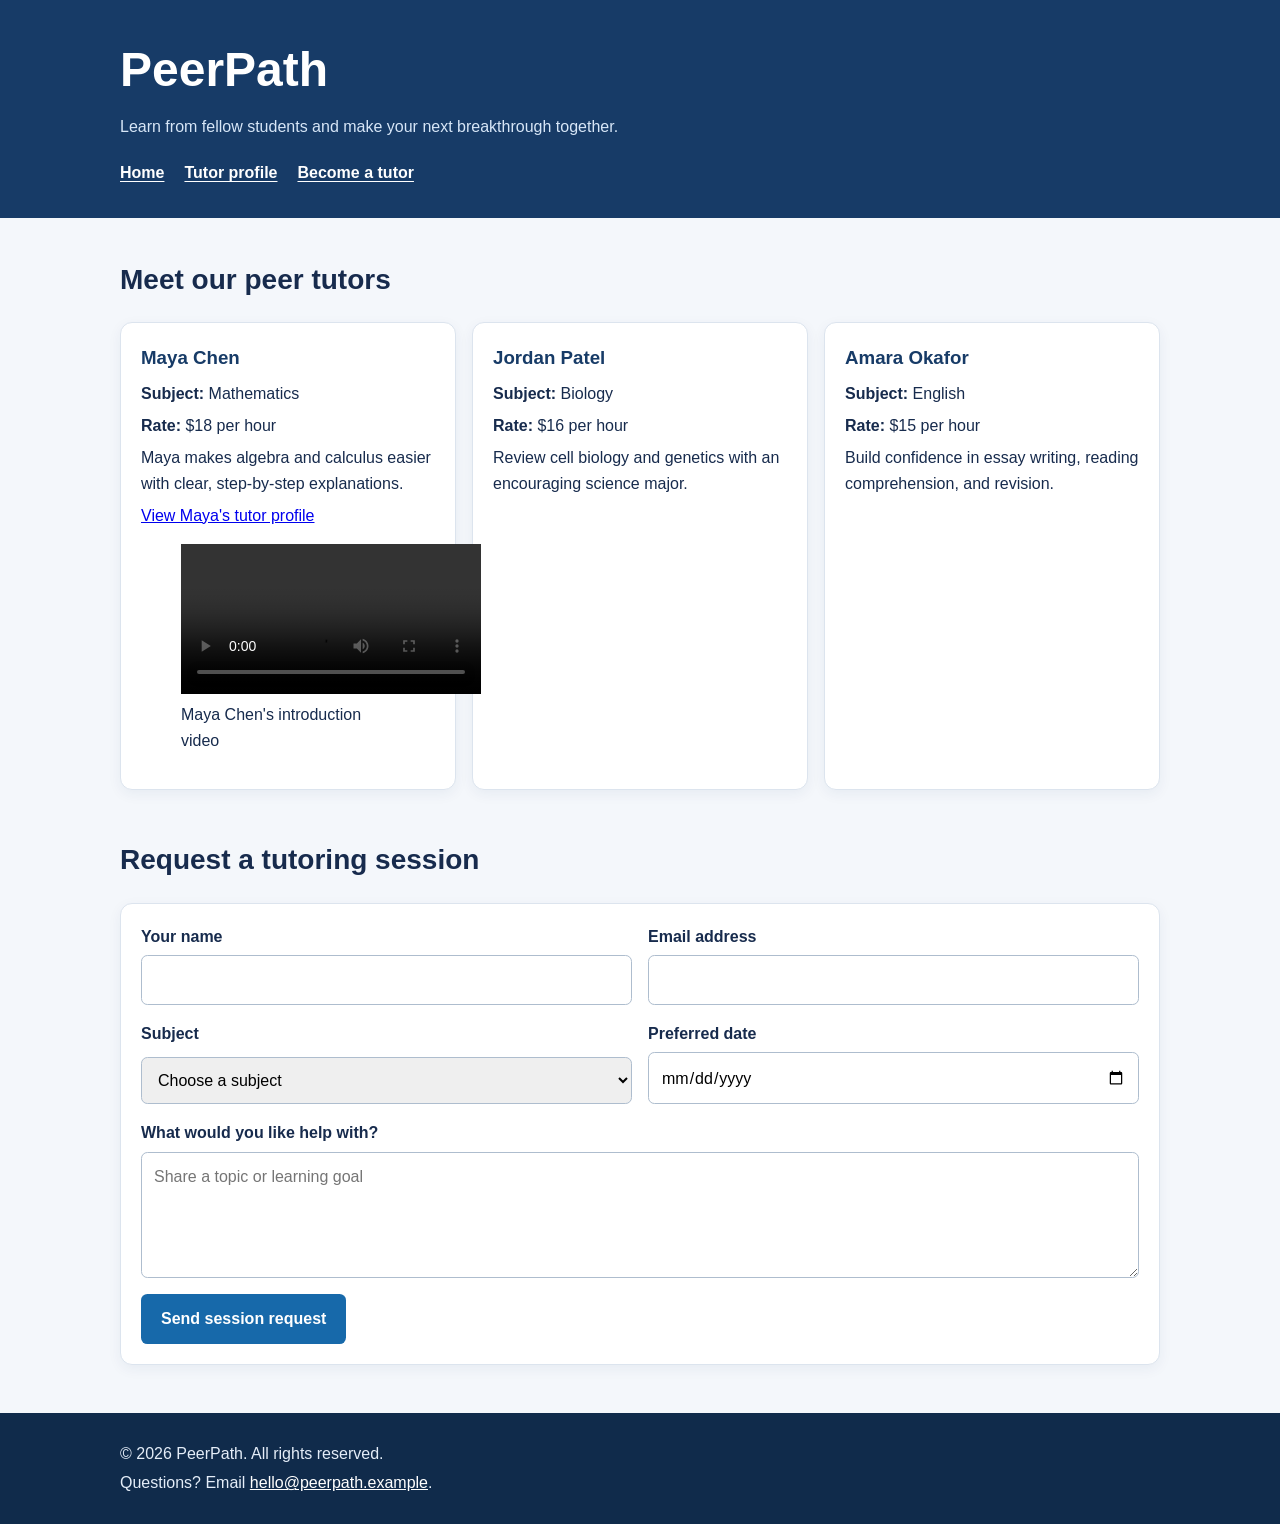
<file: peer-tutoring-marketplace/index.html>
<!DOCTYPE html>
<html lang="en">
<head>
  <meta charset="UTF-8">
  <meta name="viewport" content="width=device-width, initial-scale=1.0">
  <meta name="description" content="Find a peer tutor and request a one-on-one learning session.">
  <title>PeerPath | Peer Tutoring Marketplace</title>
  <link rel="stylesheet" href="../style.css">
</head>
<body>
  <header>
    <h1>PeerPath</h1>
    <p>Learn from fellow students and make your next breakthrough together.</p>
    <nav aria-label="Main navigation">
      <ul>
        <li><a href="index.html" aria-current="page">Home</a></li>
        <li><a href="tutor.html">Tutor profile</a></li>
        <li><a href="become-a-tutor.html">Become a tutor</a></li>
      </ul>
    </nav>
  </header>

  <main>
    <section id="tutors" aria-labelledby="tutors-heading">
      <h2 id="tutors-heading">Meet our peer tutors</h2>
      <div class="tutor-list">
        <article>
          <h3>Maya Chen</h3>
          <p><strong>Subject:</strong> Mathematics</p>
          <p><strong>Rate:</strong> $18 per hour</p>
          <p>Maya makes algebra and calculus easier with clear, step-by-step explanations.</p>
          <p><a href="tutor.html">View Maya's tutor profile</a></p>
          <figure>
            <video controls preload="metadata" aria-label="Maya Chen's tutor introduction video">
              <source
                src="https://interactive-examples.mdn.mozilla.net/media/cc0-videos/flower.mp4"
                type="video/mp4"
              >
              Your browser does not support HTML5 video.
            </video>
            <figcaption>Maya Chen's introduction video</figcaption>
          </figure>
        </article>
        <article>
          <h3>Jordan Patel</h3>
          <p><strong>Subject:</strong> Biology</p>
          <p><strong>Rate:</strong> $16 per hour</p>
          <p>Review cell biology and genetics with an encouraging science major.</p>
        </article>
        <article>
          <h3>Amara Okafor</h3>
          <p><strong>Subject:</strong> English</p>
          <p><strong>Rate:</strong> $15 per hour</p>
          <p>Build confidence in essay writing, reading comprehension, and revision.</p>
        </article>
      </div>
    </section>

    <section id="booking" aria-labelledby="booking-heading">
      <h2 id="booking-heading">Request a tutoring session</h2>
      <form action="#" method="get">
        <div class="form-field">
          <label for="student-name">Your name</label>
          <input id="student-name" name="student-name" type="text" autocomplete="name" required>
        </div>
        <div class="form-field">
          <label for="student-email">Email address</label>
          <input id="student-email" name="student-email" type="email" autocomplete="email" required>
        </div>
        <div class="form-field">
          <label for="subject">Subject</label>
          <select id="subject" name="subject" required>
            <option value="">Choose a subject</option>
            <option value="mathematics">Mathematics</option>
            <option value="biology">Biology</option>
            <option value="english">English</option>
            <option value="other">Other</option>
          </select>
        </div>
        <div class="form-field">
          <label for="session-date">Preferred date</label>
          <input id="session-date" name="session-date" type="date" required>
        </div>
        <div class="form-field full-width">
          <label for="message">What would you like help with?</label>
          <textarea id="message" name="message" rows="4" placeholder="Share a topic or learning goal"></textarea>
        </div>
        <button type="submit">Send session request</button>
      </form>
    </section>
  </main>

  <footer>
    <p>&copy; 2026 PeerPath. All rights reserved.</p>
    <p>Questions? Email <a href="mailto:hello@peerpath.example">hello@peerpath.example</a>.</p>
  </footer>
</body>
</html>
</file>
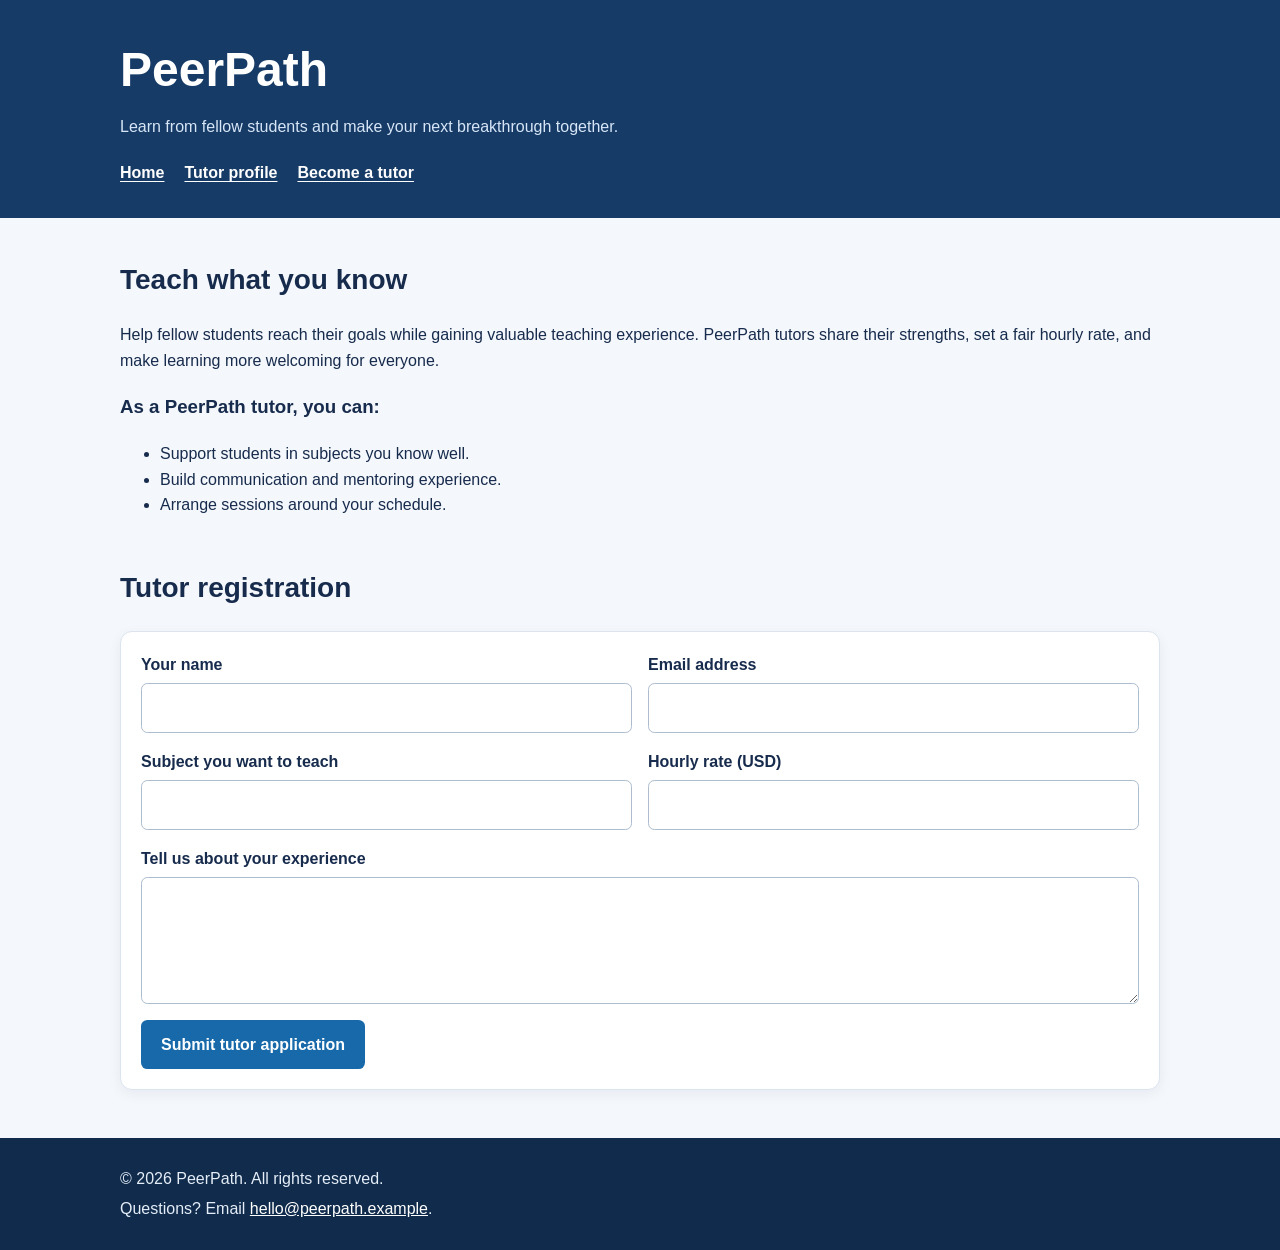
<file: peer-tutoring-marketplace/become-a-tutor.html>
<!DOCTYPE html>
<html lang="en">
<head>
  <meta charset="UTF-8">
  <meta name="viewport" content="width=device-width, initial-scale=1.0">
  <meta name="description" content="Share what you know and apply to become a PeerPath tutor.">
  <title>Become a Tutor | PeerPath</title>
  <link rel="stylesheet" href="../style.css">
</head>
<body>
  <header>
    <h1>PeerPath</h1>
    <p>Learn from fellow students and make your next breakthrough together.</p>
    <nav aria-label="Main navigation">
      <ul>
        <li><a href="index.html">Home</a></li>
        <li><a href="tutor.html">Tutor profile</a></li>
        <li><a href="become-a-tutor.html" aria-current="page">Become a tutor</a></li>
      </ul>
    </nav>
  </header>

  <main>
    <section aria-labelledby="welcome-heading">
      <h2 id="welcome-heading">Teach what you know</h2>
      <p>Help fellow students reach their goals while gaining valuable teaching experience. PeerPath tutors share their strengths, set a fair hourly rate, and make learning more welcoming for everyone.</p>
      <h3>As a PeerPath tutor, you can:</h3>
      <ul>
        <li>Support students in subjects you know well.</li>
        <li>Build communication and mentoring experience.</li>
        <li>Arrange sessions around your schedule.</li>
      </ul>
    </section>

    <section aria-labelledby="registration-heading">
      <h2 id="registration-heading">Tutor registration</h2>
      <form action="#" method="get">
        <div class="form-field">
          <label for="tutor-name">Your name</label>
          <input id="tutor-name" name="tutor-name" type="text" autocomplete="name" required>
        </div>
        <div class="form-field">
          <label for="tutor-email">Email address</label>
          <input id="tutor-email" name="tutor-email" type="email" autocomplete="email" required>
        </div>
        <div class="form-field">
          <label for="tutor-subject">Subject you want to teach</label>
          <input id="tutor-subject" name="tutor-subject" type="text" required>
        </div>
        <div class="form-field">
          <label for="tutor-rate">Hourly rate (USD)</label>
          <input id="tutor-rate" name="tutor-rate" type="number" min="1" step="1" required>
        </div>
        <div class="form-field full-width">
          <label for="tutor-bio">Tell us about your experience</label>
          <textarea id="tutor-bio" name="tutor-bio" rows="4" required></textarea>
        </div>
        <button type="submit">Submit tutor application</button>
      </form>
    </section>
  </main>

  <footer>
    <p>&copy; 2026 PeerPath. All rights reserved.</p>
    <p>Questions? Email <a href="mailto:hello@peerpath.example">hello@peerpath.example</a>.</p>
  </footer>
</body>
</html>
</file>
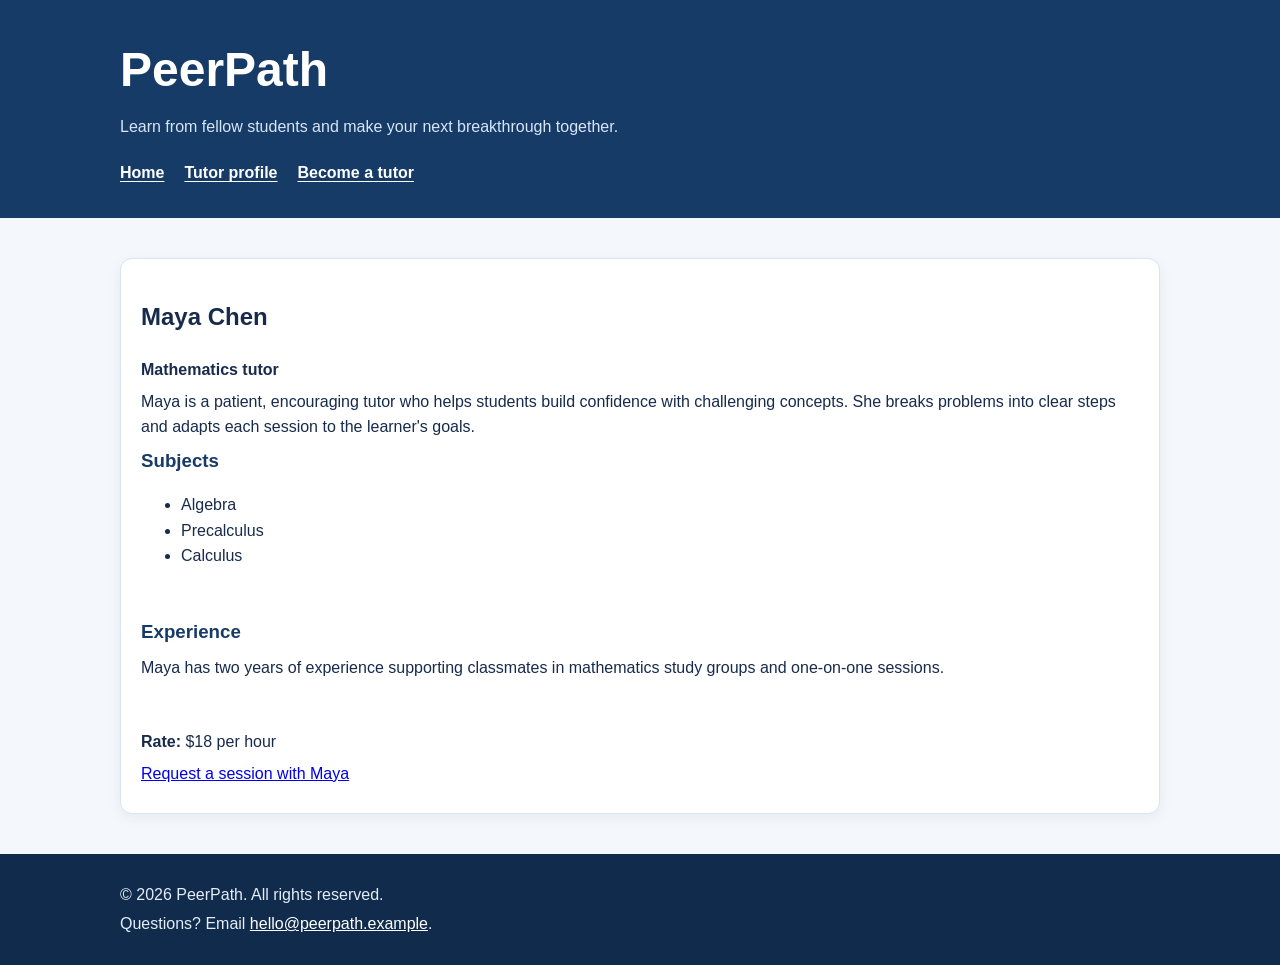
<file: peer-tutoring-marketplace/tutor.html>
<!DOCTYPE html>
<html lang="en">
<head>
  <meta charset="UTF-8">
  <meta name="viewport" content="width=device-width, initial-scale=1.0">
  <meta name="description" content="Meet Maya Chen, a PeerPath mathematics tutor.">
  <title>Maya Chen | PeerPath Tutor Profile</title>
  <link rel="stylesheet" href="../style.css">
</head>
<body>
  <header>
    <h1>PeerPath</h1>
    <p>Learn from fellow students and make your next breakthrough together.</p>
    <nav aria-label="Main navigation">
      <ul>
        <li><a href="index.html">Home</a></li>
        <li><a href="tutor.html" aria-current="page">Tutor profile</a></li>
        <li><a href="become-a-tutor.html">Become a tutor</a></li>
      </ul>
    </nav>
  </header>

  <main>
    <article aria-labelledby="profile-heading">
      <h2 id="profile-heading">Maya Chen</h2>
      <p><strong>Mathematics tutor</strong></p>
      <p>Maya is a patient, encouraging tutor who helps students build confidence with challenging concepts. She breaks problems into clear steps and adapts each session to the learner's goals.</p>

      <section aria-labelledby="subjects-heading">
        <h3 id="subjects-heading">Subjects</h3>
        <ul>
          <li>Algebra</li>
          <li>Precalculus</li>
          <li>Calculus</li>
        </ul>
      </section>

      <section aria-labelledby="experience-heading">
        <h3 id="experience-heading">Experience</h3>
        <p>Maya has two years of experience supporting classmates in mathematics study groups and one-on-one sessions.</p>
      </section>

      <p><strong>Rate:</strong> $18 per hour</p>
      <p><a href="index.html#booking">Request a session with Maya</a></p>
    </article>
  </main>

  <footer>
    <p>&copy; 2026 PeerPath. All rights reserved.</p>
    <p>Questions? Email <a href="mailto:hello@peerpath.example">hello@peerpath.example</a>.</p>
  </footer>
</body>
</html>
</file>
<file: style.css>
:root {
  color-scheme: light;
  font-family: "Segoe UI", Arial, sans-serif;
  color: #172b4d;
  background: #f4f7fb;
}

* {
  box-sizing: border-box;
}

body {
  margin: 0;
  line-height: 1.6;
}

header {
  padding: 2rem max(1.25rem, calc((100% - 1040px) / 2));
  color: #fff;
  background: #173b67;
}

header h1 {
  margin: 0;
  font-size: clamp(2rem, 5vw, 3rem);
}

header p {
  margin: 0.35rem 0 1.25rem;
  color: #d7e6f7;
}

nav ul {
  display: flex;
  flex-wrap: wrap;
  gap: 1.25rem;
  margin: 0;
  padding: 0;
  list-style: none;
}

nav a {
  color: #fff;
  font-weight: 600;
  text-decoration-thickness: 1px;
  text-underline-offset: 0.2em;
}

main {
  width: min(1040px, calc(100% - 2.5rem));
  margin: 2.5rem auto;
}

section {
  margin-block: 0 3rem;
}

section > h2 {
  margin-bottom: 1.25rem;
  font-size: 1.75rem;
}

.tutor-list {
  display: grid;
  grid-template-columns: repeat(auto-fit, minmax(min(100%, 250px), 1fr));
  gap: 1rem;
}

article,
form {
  padding: 1.25rem;
  border: 1px solid #dce4ee;
  border-radius: 0.75rem;
  background: #fff;
  box-shadow: 0 4px 14px rgb(23 59 103 / 6%);
}

article h3 {
  margin: 0 0 0.5rem;
  color: #173b67;
}

article p {
  margin: 0.4rem 0;
}

form {
  display: grid;
  grid-template-columns: repeat(2, minmax(0, 1fr));
  gap: 1rem;
}

.form-field {
  display: grid;
  gap: 0.35rem;
}

.form-field.full-width,
form button {
  grid-column: 1 / -1;
}

label {
  font-weight: 600;
}

input,
select,
textarea {
  width: 100%;
  padding: 0.7rem 0.75rem;
  border: 1px solid #aebdce;
  border-radius: 0.4rem;
  font: inherit;
}

input:focus,
select:focus,
textarea:focus {
  outline: 3px solid #9bc5f3;
  outline-offset: 1px;
}

textarea {
  min-height: 7rem;
  resize: vertical;
}

form button {
  justify-self: start;
  padding: 0.75rem 1.25rem;
  border: 0;
  border-radius: 0.4rem;
  color: #fff;
  background: #1769aa;
  font: inherit;
  font-weight: 700;
  cursor: pointer;
}

form button:hover {
  background: #0e527f;
}

footer {
  padding: 1.5rem max(1.25rem, calc((100% - 1040px) / 2));
  color: #e4edf8;
  background: #102b4b;
}

footer p {
  margin: 0.25rem 0;
}

footer a {
  color: #fff;
}

@media (max-width: 600px) {
  form {
    grid-template-columns: 1fr;
  }
}
</file>
